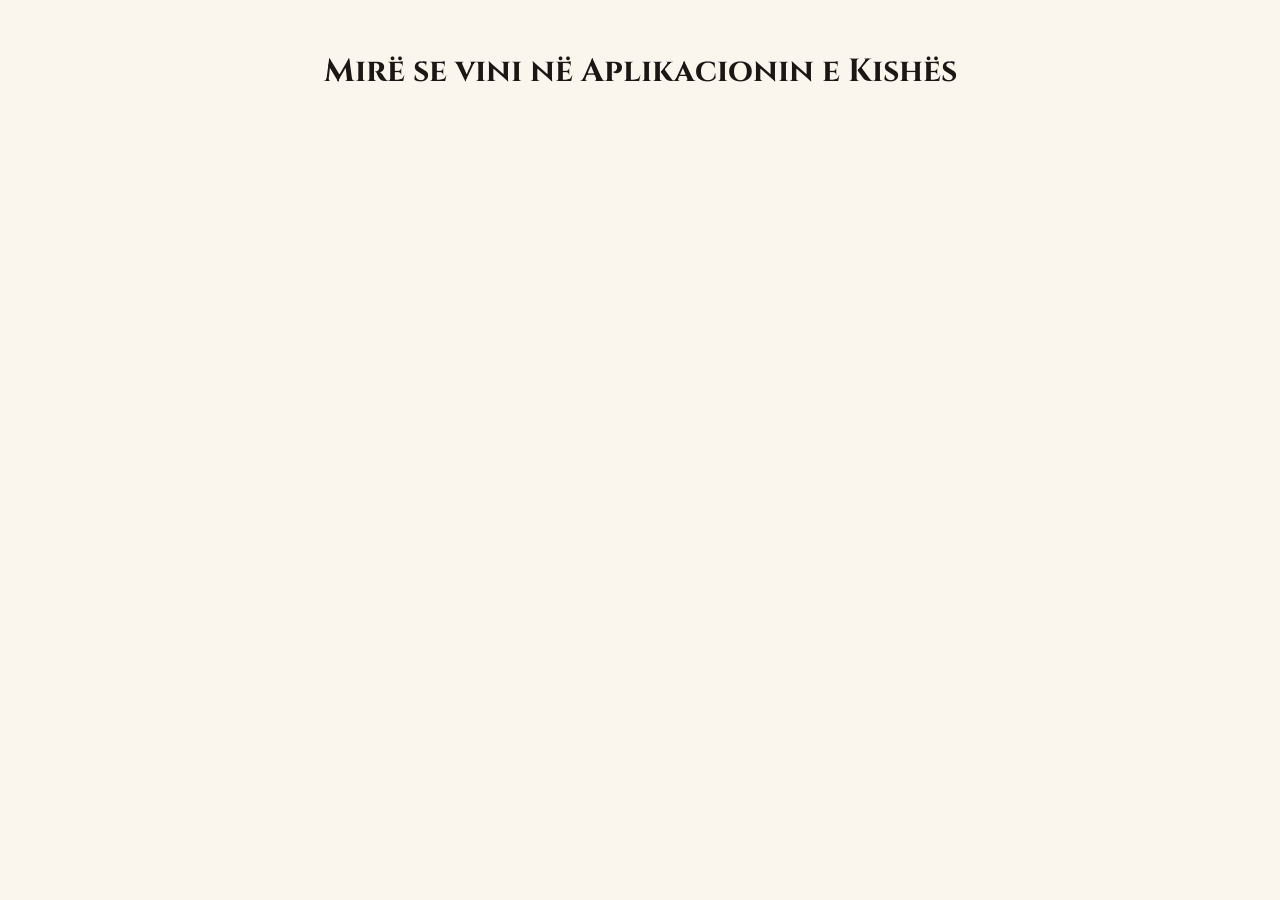
<file: App/index.html>
<!DOCTYPE html>
<html lang="sq" data-device="desktop">
<head>
<meta charset="UTF-8">
<meta name="viewport" content="width=device-width, initial-scale=1, viewport-fit=cover">
<meta name="theme-color" content="#1A1F3C">
<meta name="description" content="Aplikacioni Zyrtar i Kishës Orthodhokse Profeti Ilia në Korçë.">
<link rel="icon" href="../Assets/logo.png" type="image/png">

<!-- ✅ PWA Manifest Link -->
<link rel="manifest" href="./manifest.json">

<title>Aplikacioni – Kisha "Profeti Ilia"</title>

<!-- Device detection -->
<script>
(function () {
  var ua = navigator.userAgent || "";
  var mobile =
    (navigator.userAgentData && navigator.userAgentData.mobile) ||
    /Android|iPhone|iPad|iPod|Mobile|Windows Phone/i.test(ua) ||
    (navigator.platform === "MacIntel" && navigator.maxTouchPoints > 1);
  document.documentElement.setAttribute("data-device", mobile ? "mobile" : "desktop");
})();
</script>

<link rel="preconnect" href="https://fonts.googleapis.com">
<link rel="preconnect" href="https://fonts.gstatic.com" crossorigin>
<link href="https://fonts.googleapis.com/css2?family=Cinzel:wght@400;600;700;900&family=EB+Garamond:ital,wght@0,400;0,500;1,400&family=Noto+Sans:wght@300;400;500;600&display=swap" rel="stylesheet">

<!-- Assuming your app has its own CSS, adjust these paths if necessary -->
<link rel="stylesheet" href="../Website/css/style.css">
<link rel="stylesheet" href="../Website/css/mobile.css">

</head>
<body>

<!-- YOUR APP CONTENT GOES HERE -->
<div id="app-content">
  <h1 style="text-align:center; padding: 50px; font-family: 'Cinzel', serif;">Mirë se vini në Aplikacionin e Kishës</h1>
  <!-- Add your actual app screens/content here -->
</div>

<!-- ✅ INSTALL APP SECTION (Mobile Only) -->
<div id="install-app-section" class="app-only" style="display: none; padding: 20px; text-align: center; margin-top: 40px; border-top: 1px solid #ccc;">
  <h3 style="font-family: 'Cinzel', serif; color: #1A1F3C;">Kisha në celularin tuaj</h3>
  <p style="font-family: 'Noto Sans', sans-serif; font-size: 14px;">Instalojeni faqen si aplikacion, për hyrje të shpejtë dhe të qetë.</p>
  
  <!-- Android / Desktop Button -->
  <button id="installBtn" style="padding: 14px 28px; background: #1A1F3C; color: #fff; border: none; border-radius: 4px; font-family: 'Noto Sans', sans-serif; font-weight: bold; cursor: pointer; font-size: 16px; margin-top: 10px;">
    Instalo Aplikacionin
  </button>

  <!-- iPhone Instructions -->
  <div class="ios-instructions" style="margin-top: 20px; font-size: 14px; color: #555; text-align: left; background: #f9f9f9; padding: 15px; border-radius: 8px; max-width: 400px; margin-left: auto; margin-right: auto;">
    <p style="margin-top: 0;"><strong>Si ta instaloni në iPhone:</strong></p>
    <ol style="margin-left: 20px; margin-bottom: 0; line-height: 1.6;">
      <li>Prekni ikonën <strong>Share / Shpërndaje</strong> (□↑).</li>
      <li>Zgjidhni <strong>Add to Home Screen</strong> (Shto në Ekranin Bazë).</li>
      <li>Prekni <strong>Add</strong>. Ikona do të shfaqet në ekran.</li>
    </ol>
  </div>
</div>

<!-- ✅ PWA INSTALL & SERVICE WORKER SCRIPT -->
<script>
  // 1. Register Service Worker
  if ('serviceWorker' in navigator) {
    window.addEventListener('load', () => {
      navigator.serviceWorker.register('./sw.js')
        .then(reg => console.log('Service Worker registered successfully', reg))
        .catch(err => console.log('Service Worker registration failed:', err));
    });
  }

  // 2. Handle Install Prompt (Android / Desktop)
  let deferredPrompt;
  const installSection = document.getElementById('install-app-section');
  const installBtn = document.getElementById('installBtn');

  window.addEventListener('beforeinstallprompt', (e) => {
    // Prevent the default browser mini-infobar
    e.preventDefault();
    // Stash the event so it can be triggered later
    deferredPrompt = e;
    // Show our custom install section
    if (installSection) installSection.style.display = 'block';
  });

  if (installBtn) {
    installBtn.addEventListener('click', async () => {
      if (deferredPrompt) {
        // Show the install prompt
        deferredPrompt.prompt();
        // Wait for the user to respond
        const { outcome } = await deferredPrompt.userChoice;
        console.log(`User response to the install prompt: ${outcome}`);
        // We've used the prompt, and can't use it again
        deferredPrompt = null;
        // Hide the section after use
        if (installSection) installSection.style.display = 'none';
      }
    });
  }

  // Hide install section if app is already installed
  window.addEventListener('appinstalled', () => {
    if (installSection) installSection.style.display = 'none';
    deferredPrompt = null;
    console.log('PWA was installed');
  });
</script>

</body>
</html>
</file>
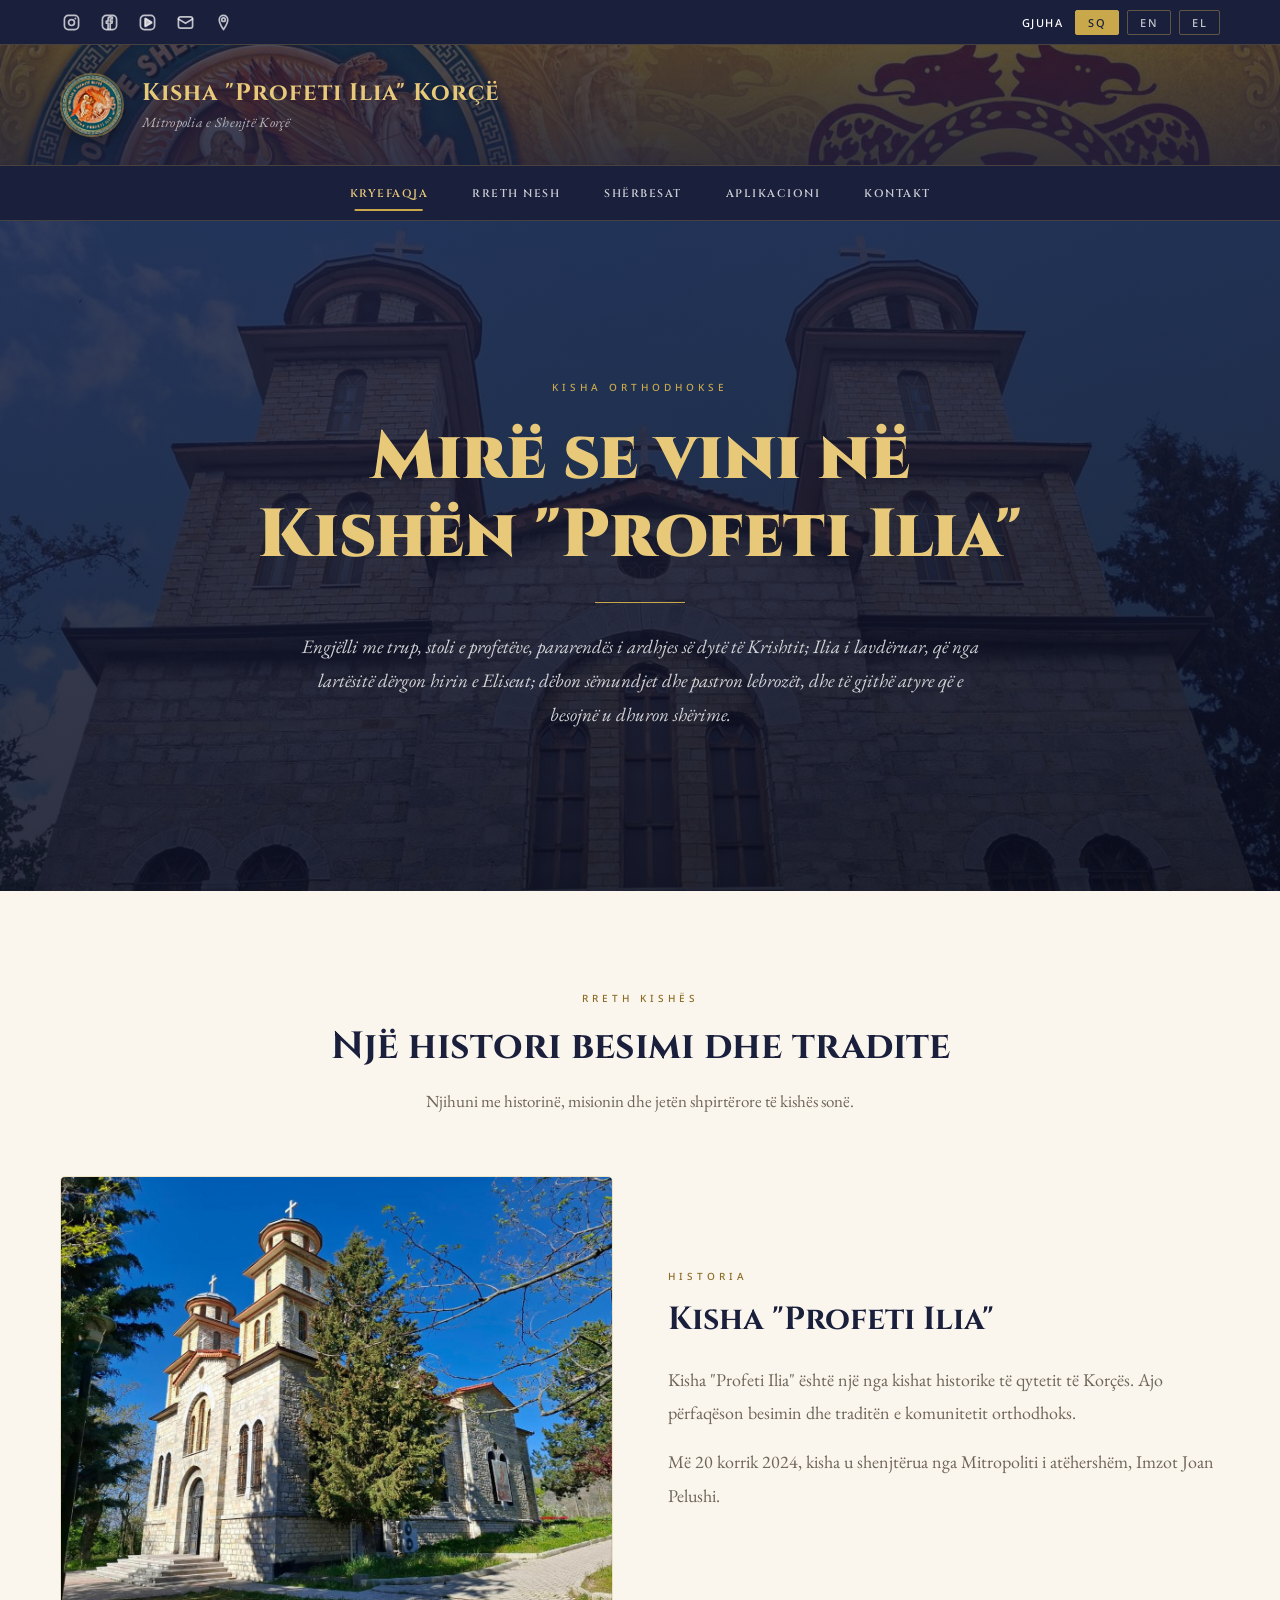
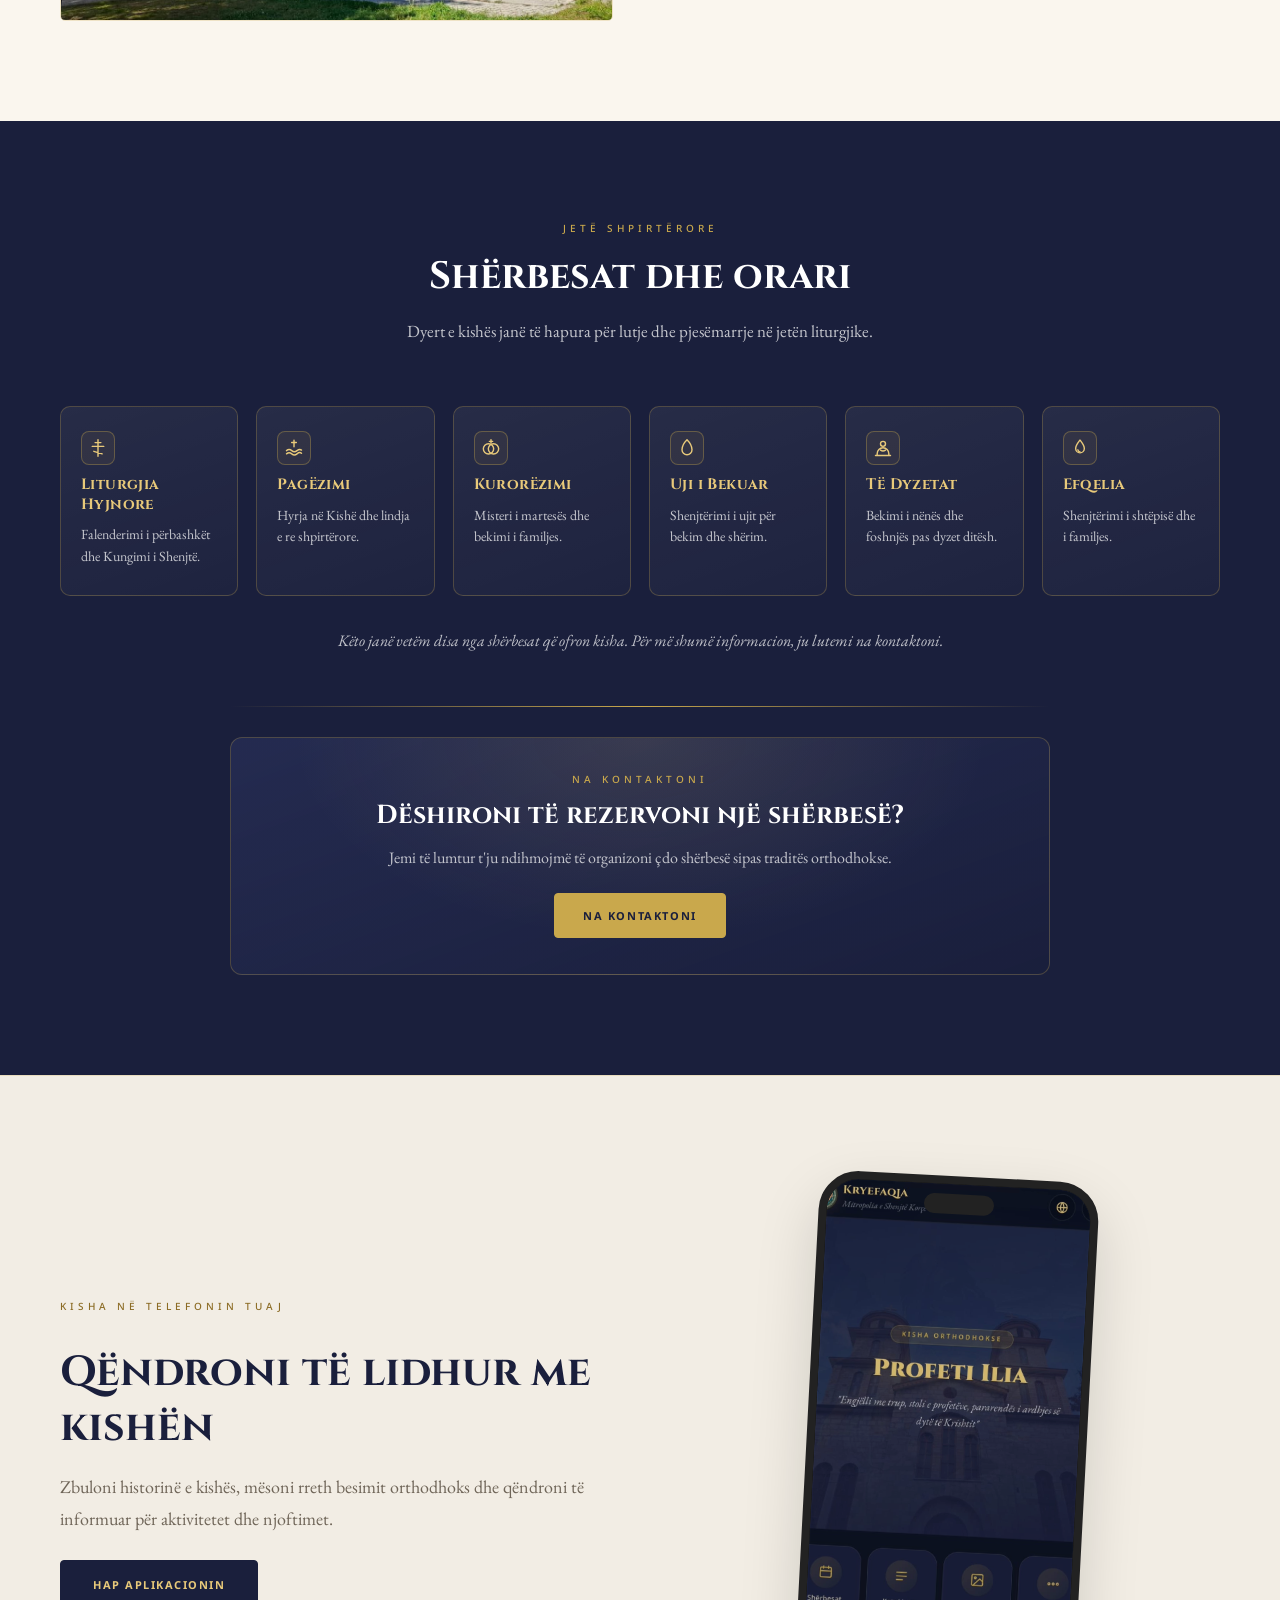
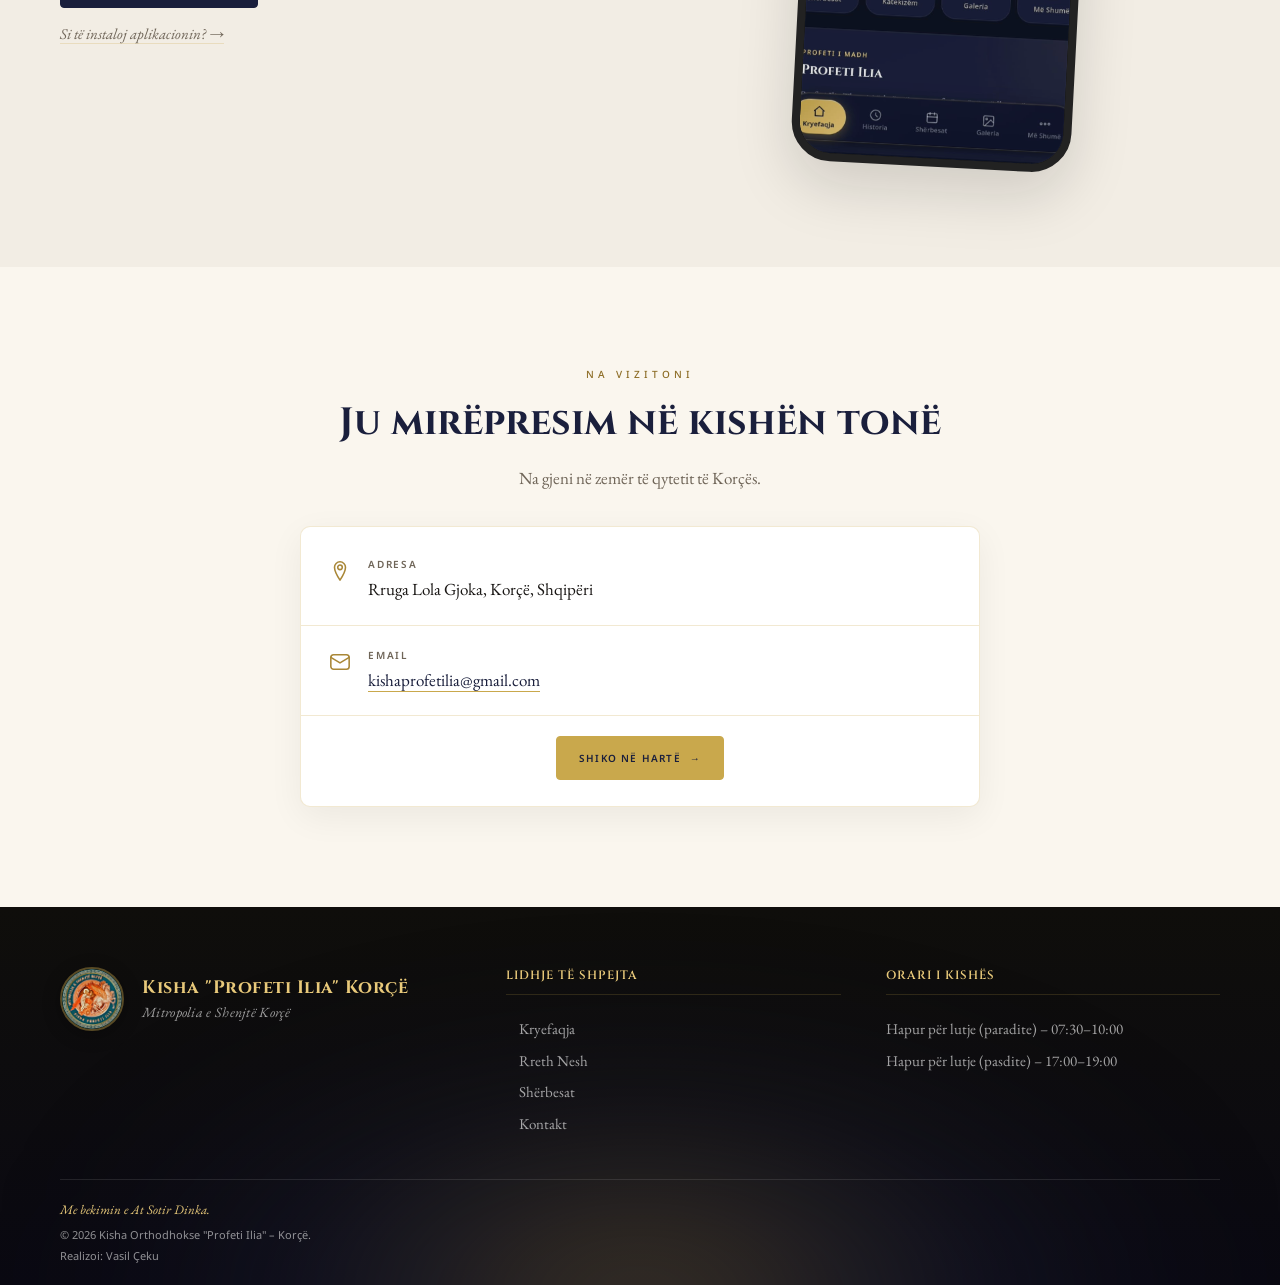
<file: Website/index.html>
<!DOCTYPE html>
<html lang="sq" data-device="desktop">
<head>
<meta charset="UTF-8">
<meta name="viewport" content="width=device-width, initial-scale=1, viewport-fit=cover">
<meta name="theme-color" content="#1A1F3C">
<meta name="description" content="Faqja zyrtare e Kishës Orthodhokse Profeti Ilia në Korçë.">
<link rel="icon" href="/Assets/logo.png" type="image/png">
<link rel="manifest" href="/App/manifest.json">

<script>
  if ('serviceWorker' in navigator) {
    window.addEventListener('load', () => {
      navigator.serviceWorker.register('./sw.js')
        .then(reg => console.log('SW registered!', reg))
        .catch(err => console.log('SW registration failed!', err));
    });
  }
</script>
     
<title>Kisha "Profeti Ilia" – Korçë</title>

<!-- Device detection runs before first paint. The church app is mobile-only,
     so every .app-only element is hidden on desktop (see style.css). -->
<script>
(function () {
  var ua = navigator.userAgent || "";
  var mobile =
    (navigator.userAgentData && navigator.userAgentData.mobile) ||
    /Android|iPhone|iPad|iPod|Mobile|Windows Phone/i.test(ua) ||
    (navigator.platform === "MacIntel" && navigator.maxTouchPoints > 1);
  document.documentElement.setAttribute("data-device", mobile ? "mobile" : "desktop");
})();
</script>

<link rel="preconnect" href="https://fonts.googleapis.com">
<link rel="preconnect" href="https://fonts.gstatic.com" crossorigin>
<link href="https://fonts.googleapis.com/css2?family=Cinzel:wght@400;600;700;900&family=EB+Garamond:ital,wght@0,400;0,500;1,400&family=Noto+Sans:wght@300;400;500;600&display=swap" rel="stylesheet">
<link rel="preload" as="image" href="/Assets/kisha_main1.jpg">

<link rel="stylesheet" href="css/style.css">
<link rel="stylesheet" href="css/mobile.css">
</head>

<body>

<!-- TOP BAR -->
<div class="topbar">
  <div class="container topbar-inner">
    <div class="socials" aria-label="Kontakt dhe rrjete sociale">
      <a href="https://www.instagram.com/kisha.profet.ilia_korce" target="_blank" rel="noopener" aria-label="Instagram" title="Instagram"><svg width="17" height="17" viewBox="0 0 24 24" fill="none" aria-hidden="true"><rect x="2" y="2" width="20" height="20" rx="5.5" stroke="currentColor" stroke-width="2.4"/><circle cx="12" cy="12" r="4.2" stroke="currentColor" stroke-width="2.4"/><circle cx="17.5" cy="6.5" r="1.4" fill="currentColor"/></svg></a>
      <a href="https://www.facebook.com/KishaProfetiIliaKorce" target="_blank" rel="noopener" aria-label="Facebook" title="Facebook"><svg width="17" height="17" viewBox="0 0 24 24" fill="none" aria-hidden="true"><rect x="2" y="2" width="20" height="20" rx="5.5" stroke="currentColor" stroke-width="2.4"/><path d="M13 21V13h2.5l.5-3H13V8.5c0-.8.4-1.5 1.5-1.5H16V4.5S15 4 13.5 4C11 4 10 5.5 10 7.5V10H7.5v3H10v8" stroke="currentColor" stroke-width="2.4" stroke-linecap="round" stroke-linejoin="round"/></svg></a>
      <a href="https://youtube.com/@kishaprofetiliakorce" target="_blank" rel="noopener" aria-label="YouTube" title="YouTube"><svg width="17" height="17" viewBox="0 0 24 24" fill="none" aria-hidden="true"><rect x="2" y="2" width="20" height="20" rx="5.5" stroke="currentColor" stroke-width="2.4"/><path d="M17.5 11.2L9.5 6.5c-.3-.2-.7-.1-.9.2-.1.2-.1.3-.1.5v9.6c0 .4.3.7.7.7.1 0 .3 0 .4-.1l8-4.7c.2-.1.3-.3.3-.5s0-.3-.1-.4c-.1-.3-.2-.5-.3-.6z" stroke="currentColor" stroke-width="2.4" stroke-linecap="round" stroke-linejoin="round" fill="currentColor"/></svg></a>
      <a href="mailto:kishaprofetilia@gmail.com" aria-label="Email" title="Email"><svg width="17" height="17" viewBox="0 0 24 24" fill="none" aria-hidden="true"><rect x="2" y="4" width="20" height="16" rx="3" stroke="currentColor" stroke-width="2.4"/><path d="M2 7L12 13L22 7" stroke="currentColor" stroke-width="2.4" stroke-linecap="round"/></svg></a>
      <a href="https://maps.app.goo.gl/imSxKzHyRxWEduUb6" target="_blank" rel="noopener" aria-label="Vendndodhja" title="Vendndodhja"><svg width="17" height="17" viewBox="0 0 24 24" fill="none" aria-hidden="true"><path d="M12 2C8.7 2 6 4.7 6 8c0 5 6 14 6 14s6-9 6-14c0-3.3-2.7-6-6-6z" stroke="currentColor" stroke-width="2.4" stroke-linecap="round" stroke-linejoin="round"/><circle cx="12" cy="8" r="2.5" stroke="currentColor" stroke-width="2.4"/></svg></a>
    </div>

    <div class="languages" role="group" aria-label="Gjuha / Language">
      <span class="language-label" data-t="langLabel">Gjuha</span>
      <button type="button" class="active" data-lang="sq" aria-pressed="true">SQ</button>
      <button type="button" data-lang="en" aria-pressed="false">EN</button>
      <button type="button" data-lang="el" aria-pressed="false">EL</button>
    </div>
  </div>
</div>

<!-- HEADER -->
<header>
  <div class="container header-inner">
    <a href="#home" class="identity">
      <img src="/Assets/logo.png" class="logo" alt="Logo" width="64" height="64">
      <div>
        <h1 class="identity-name" data-t="church">Kisha "Profeti Ilia" Korçë</h1>
        <p class="identity-sub" data-t="metropolis">Mitropolia e Shenjtë Korçë</p>
      </div>
    </a>
  </div>
</header>

<!-- NAVIGATION -->
<nav aria-label="Navigimi kryesor">
  <div class="container nav-inner">
    <div class="nav-links" id="navLinks">
      <a href="#home" class="active" aria-current="true" data-t="home">Kryefaqja</a>
      <a href="#about" data-t="about">Rreth Nesh</a>
      <a href="#services" data-t="services">Shërbesat</a>
      <a href="#app" data-t="appButton">Aplikacioni</a> 
      <a href="#contact" data-t="contact">Kontakt</a>
    </div>
  </div>
</nav>

<main id="main">

<!-- HERO -->
<section class="hero" id="home">
  <div class="hero-slides" id="heroSlides"></div>
  <div class="hero-overlay"></div>

  <div class="hero-content">
    <p class="eyebrow" data-t="eyebrow">KISHA ORTHODHOKSE</p>

    <h2>
      <span data-t="welcome">Mirë se vini në</span>
      <span data-t="prophet">Kishën "Profeti Ilia"</span>
    </h2>

    <div class="hero-divider"></div>

    <p class="hero-subtitle" data-t="quote">Engjëlli me trup, stoli e profetëve, pararendës i ardhjes së dytë të Krishtit; Ilia i lavdëruar, që nga lartësitë dërgon hirin e Eliseut; dëbon sëmundjet dhe pastron lebrozët, dhe të gjithë atyre që e besojnë u dhuron shërime.</p>
  </div>
</section>

<!-- ABOUT -->
<section class="content-section" id="about">
  <div class="container">

    <div class="section-heading">
      <p class="eyebrow" data-t="aboutEyebrow">RRETH KISHËS</p>
      <h2 data-t="aboutTitle">Një histori besimi dhe tradite</h2>
      <p data-t="aboutIntro">Njihuni me historinë, misionin dhe jetën shpirtërore të kishës sonë.</p>
    </div>

    <div class="about-grid">
      <div class="about-image">
        <img src="/Assets/kisha_main2.jpg" alt="Kisha Orthodhokse Profeti Ilia në Korçë" loading="lazy" decoding="async">
      </div>

      <div class="about-text">
        <p class="eyebrow" data-t="historyEyebrow">HISTORIA</p>
        <h2 data-t="historyTitle">Kisha "Profeti Ilia"</h2>
        <p data-t="historyText">Kisha "Profeti Ilia" është një nga kishat historike të qytetit të Korçës. Ajo përfaqëson besimin dhe traditën e komunitetit orthodhoks.</p>
        <p data-t="historyExtra">Më 20 korrik 2024, kisha u shenjtërua nga Mitropoliti i atëhershëm, Imzot Joan Pelushi.</p>
        <a href="/App/index.html" class="text-link app-only" data-t="historyLink">ZBULO MË SHUMË →</a>
      </div>
    </div>

  </div>
</section>

<!-- SERVICES -->
<section class="content-section services-section" id="services">
  <div class="container">

    <div class="section-heading">
      <p class="eyebrow" data-t="servicesEyebrow">JETË SHPIRTËRORE</p>
      <h2 data-t="servicesTitle">Shërbesat dhe orari</h2>
      <p data-t="servicesIntro">Dyert e kishës janë të hapura për lutje dhe pjesëmarrje në jetën liturgjike.</p>
    </div>

    <!-- Horizontal card strip: fades/slides in on scroll -->
    <div class="service-strip" id="serviceStrip">
      <article class="service-tile reveal" data-delay="0">
        <div class="service-tile-icon" aria-hidden="true">
          <svg width="20" height="20" viewBox="0 0 24 24" fill="none" stroke="currentColor" stroke-width="1.7" stroke-linecap="round" stroke-linejoin="round"><path d="M12 2v20M8.5 5.5h7M5 10h14M7 16l10 3"/></svg>
        </div>
        <h3 data-t="svc_liturgy_title">Liturgjia Hyjnore</h3>
        <p data-t="svc_liturgy_desc">Falenderimi i përbashkët dhe Kungimi i Shenjtë.</p>
      </article>

      <article class="service-tile reveal" data-delay="80">
        <div class="service-tile-icon" aria-hidden="true">
          <svg width="20" height="20" viewBox="0 0 24 24" fill="none" stroke="currentColor" stroke-width="1.7" stroke-linecap="round" stroke-linejoin="round"><path d="M12 2.5v8M9.2 5.4h5.6"/><path d="M3 15.2c2.1-1.7 4.2-1.7 6.3 0s4.2 1.7 6.3 0 4.2-1.7 5.4-.7"/><path d="M3 19c2.1-1.7 4.2-1.7 6.3 0s4.2 1.7 6.3 0 4.2-1.7 5.4-.7"/></svg>
        </div>
        <h3 data-t="svc_baptism_title">Pagëzimi</h3>
        <p data-t="svc_baptism_desc">Hyrja në Kishë dhe lindja e re shpirtërore.</p>
      </article>

      <article class="service-tile reveal" data-delay="160">
        <div class="service-tile-icon" aria-hidden="true">
          <svg width="20" height="20" viewBox="0 0 24 24" fill="none" stroke="currentColor" stroke-width="1.7" stroke-linecap="round" stroke-linejoin="round"><circle cx="9" cy="13" r="6.2"/><circle cx="15" cy="13" r="6.2"/><path d="M12 2v4M10 4h4"/></svg>
        </div>
        <h3 data-t="svc_marriage_title">Kurorëzimi</h3>
        <p data-t="svc_marriage_desc">Misteri i martesës dhe bekimi i familjes.</p>
      </article>

      <article class="service-tile reveal" data-delay="240">
        <div class="service-tile-icon" aria-hidden="true">
          <svg width="20" height="20" viewBox="0 0 24 24" fill="none" stroke="currentColor" stroke-width="1.7" stroke-linecap="round" stroke-linejoin="round"><path d="M12 2C8 6 6 10 6 14a6 6 0 0012 0c0-4-2-8-6-12z"/></svg>
        </div>
        <h3 data-t="svc_holy_water_title">Uji i Bekuar</h3>
        <p data-t="svc_holy_water_desc">Shenjtërimi i ujit për bekim dhe shërim.</p>
      </article>

      <article class="service-tile reveal" data-delay="320">
        <div class="service-tile-icon" aria-hidden="true">
          <svg width="20" height="20" viewBox="0 0 24 24" fill="none" stroke="currentColor" stroke-width="1.7" stroke-linecap="round" stroke-linejoin="round"><circle cx="12" cy="7" r="3"/><path d="M5 21v-2.2a7 7 0 0 1 14 0V21M3 21h18"/><path d="M9 14.5c1.8 1.2 4.2 1.2 6 0"/></svg>
        </div>
        <h3 data-t="svc_forty_title">Të Dyzetat</h3>
        <p data-t="svc_forty_desc">Bekimi i nënës dhe foshnjës pas dyzet ditësh.</p>
      </article>

      <article class="service-tile reveal" data-delay="400">
        <div class="service-tile-icon" aria-hidden="true">
          <svg width="20" height="20" viewBox="0 0 24 24" fill="none" stroke="currentColor" stroke-width="1.7" stroke-linecap="round" stroke-linejoin="round"><path d="M12 2.5c-2.8 3.6-5.2 6.4-5.2 10.1a5.2 5.2 0 0 0 10.4 0c0-3.7-2.4-6.5-5.2-10.1z"/><path d="M9.4 14.2c.3 1.4 1.2 2.2 2.6 2.5"/></svg>
        </div>
        <h3 data-t="svc_efqelia_title">Efqelia</h3>
        <p data-t="svc_efqelia_desc">Shenjtërimi i shtëpisë dhe i familjes.</p>
      </article>
    </div>

    <p class="service-more-note reveal" data-t="serviceMoreNote">
      Këto janë vetëm disa nga shërbesat që ofron kisha. Për më shumë informacion, ju lutemi na kontaktoni.
    </p>

    <!-- "Na kontaktoni" CTA block with drawing line + fade + glow -->
    <div class="services-cta reveal" id="servicesCta">
      <div class="services-cta-line" aria-hidden="true"></div>
      <div class="services-cta-inner">
        <p class="eyebrow" data-t="servicesCtaEyebrow">NA KONTAKTONI</p>
        <h3 data-t="servicesCtaTitle">Dëshironi të rezervoni një shërbesë?</h3>
        <p data-t="servicesCtaText">Jemi të lumtur t'ju ndihmojmë të organizoni çdo shërbesë sipas traditës orthodhokse.</p>
        <a href="#contact" class="services-cta-btn" data-t="servicesCtaBtn">
          NA KONTAKTONI <span aria-hidden="true">→</span>
        </a>
      </div>
    </div>

  </div>
</section>

<!-- CHURCH APP (mobile only) -->
<section class="app-section app-only">
  <div class="container">
    <div class="app-panel">

      <div>
        <p class="eyebrow" data-t="appEyebrow">KISHA NË TELEFONIN TUAJ</p>
        <h2 data-t="appTitle">Qëndroni të lidhur me kishën</h2>
        <p class="app-text" data-t="appText">Zbuloni historinë e kishës, mësoni rreth besimit orthodhoks dhe qëndroni të informuar për aktivitetet dhe njoftimet.</p>

        <div class="app-features">
          <div class="app-feature"><span aria-hidden="true">✦</span><span data-t="feature1">Katekizëm</span></div>
          <div class="app-feature"><span aria-hidden="true">✦</span><span data-t="feature2">Galeria</span></div>
          <div class="app-feature"><span aria-hidden="true">✦</span><span data-t="feature3">Njoftimet</span></div>
          <div class="app-feature"><span aria-hidden="true">✦</span><span data-t="feature4">Kalendari</span></div>
        </div>

        <a href="/App/index.html" class="app-link">
          <span data-t="openApp">HAP APLIKACIONIN</span>
          <span aria-hidden="true">→</span>
        </a>
      </div>

      <div class="app-visual" aria-hidden="true">✝</div>

    </div>
  </div>
</section>

<!-- APP SECTION (Desktop & Mobile) -->
<section class="content-section app-showcase-section" id="app">
  <div class="container">
    <div class="app-showcase-grid" style="display: grid; grid-template-columns: 1fr 1fr; gap: 60px; align-items: center;">
      
      <!-- Text Side -->
      <div class="app-showcase-text" style="display: flex; flex-direction: column; align-items: flex-start; gap: 16px;">
        <p class="eyebrow" data-t="appEyebrow" style="color: var(--gold-dark); font-family: var(--sans); font-size: 10px; letter-spacing: 4px; text-transform: uppercase;">KISHA NË TELEFONIN TUAJ</p>
        
        <h2 data-t="appTitle" style="font: 700 clamp(28px, 4vw, 42px)/1.3 var(--display); color: var(--blue); margin: 0;">Qëndroni të lidhur me kishën</h2>
        
        <p data-t="appText" style="font-size: 18px; line-height: 1.75; color: var(--muted); margin: 0;">Zbuloni historinë e kishës, mësoni rreth besimit orthodhoks dhe qëndroni të informuar për aktivitetet dhe njoftimet.</p>
        
        <div class="app-showcase-actions" style="display: flex; flex-direction: column; align-items: flex-start; gap: 16px; margin-top: 10px;">
          <a href="./App/index.html" class="app-download-btn" data-t="openApp" style="display: inline-flex; align-items: center; justify-content: center; min-height: 48px; padding: 14px 32px; background: var(--blue); color: var(--gold-light); border: 1px solid var(--blue); border-radius: 4px; font: 700 11px var(--sans); letter-spacing: 1.5px; text-transform: uppercase; text-decoration: none;">HAP APLIKACIONIN</a>
          
          <a href="#" class="app-tutorial-link" target="_blank" data-t="appTutorial" style="color: var(--muted); font: italic 15px var(--serif); text-decoration: none; border-bottom: 1px solid var(--border);">Si të instaloj aplikacionin? →</a>
        </div>
      </div>

      <!-- Mockup/Image Side -->
      <div class="app-showcase-visual" style="display: flex; justify-content: center;">
        <div class="phone-mockup" style="position: relative; width: 100%; max-width: 280px; aspect-ratio: 9 / 19; background: #111; border: 8px solid #222; border-radius: 40px; box-shadow: 0 24px 60px rgba(15, 14, 11, .15), inset 0 0 0 1px rgba(255,255,255,.1); overflow: hidden;">
          <div class="phone-notch" style="position: absolute; top: 10px; left: 50%; transform: translateX(-50%); width: 70px; height: 20px; background: #222; border-radius: 20px; z-index: 2;"></div>
          
          <!-- Using object-fit: cover forces the massive image to fit inside the phone frame -->
          <img src="/Assets/app-mockup.jpg" alt="Aplikacioni i Kishës" loading="lazy" style="width: 100%; height: 100%; object-fit: cover; border-radius: 32px; opacity: .9;">
        </div>
      </div>

    </div>
  </div>
</section>


<!-- CONTACT -->
<section class="content-section contact-section" id="contact">
  <div class="container">
    <div class="section-heading">
      <p class="eyebrow" data-t="contactEyebrow">NA VIZITONI</p>
      <h2 data-t="contactTitle">Ju mirëpresim në kishën tonë</h2>
      <p data-t="contactIntro">Na gjeni në zemër të qytetit të Korçës.</p>
    </div>

    <div class="contact-card">
      <div class="contact-row">
        <svg class="contact-icon" viewBox="0 0 24 24" fill="none" aria-hidden="true"><path d="M12 2C8.7 2 6 4.7 6 8c0 5 6 14 6 14s6-9 6-14c0-3.3-2.7-6-6-6Z" stroke="currentColor" stroke-width="1.7" stroke-linecap="round" stroke-linejoin="round"/><circle cx="12" cy="8" r="2.5" stroke="currentColor" stroke-width="1.7"/></svg>
        <div>
          <p class="contact-label" data-t="addressLabel">ADRESA</p>
          <p class="contact-value" data-t="address">Rruga Lola Gjoka, Korçë, Shqipëri</p>
        </div>
      </div>

      <div class="contact-row">
        <svg class="contact-icon" viewBox="0 0 24 24" fill="none" aria-hidden="true"><rect x="2" y="4" width="20" height="16" rx="3" stroke="currentColor" stroke-width="1.7"/><path d="M2 7l10 6 10-6" stroke="currentColor" stroke-width="1.7" stroke-linecap="round"/></svg>
        <div>
          <p class="contact-label" data-t="emailLabel">EMAIL</p>
          <p class="contact-value"><a href="mailto:kishaprofetilia@gmail.com">kishaprofetilia@gmail.com</a></p>
        </div>
      </div>

      <a href="https://maps.app.goo.gl/imSxKzHyRxWEduUb6" target="_blank" rel="noopener" class="app-link contact-map">
        <span data-t="directions">SHIKO NË HARTË</span><span aria-hidden="true">→</span>
      </a>
    </div>
  </div>
</section>

</main>

<!-- FOOTER -->
<footer>
  <div class="container">

    <div class="footer-inner">
      <div class="footer-brand">
        <a href="#home" class="identity">
          <img src="/Assets/logo.png" class="logo" alt="Logo" width="64" height="64" loading="lazy">
          <div>
            <span class="identity-name" data-t="church">Kisha "Profeti Ilia" Korçë</span>
            <p class="identity-sub" data-t="metropolis">Mitropolia e Shenjtë Korçë</p>
          </div>
        </a>
      </div>

      <div class="footer-col">
        <h5 data-t="quickLinks">Lidhje të Shpejta</h5>
        <ul class="footer-links">
          <li><a href="#home" data-t="home">Kryefaqja</a></li>
          <li><a href="#about" data-t="about">Rreth Nesh</a></li>
          <li><a href="#services" data-t="services">Shërbesat</a></li>
          <li><a href="#contact" data-t="contact">Kontakt</a></li>
          <li class="app-only"><a href="/App/index.html" data-t="appButton">Aplikacioni</a></li>
        </ul>
      </div>

      <div class="footer-col">
        <h5 data-t="footerHoursTitle">Orari i Kishës</h5>
        <ul class="footer-links">
          <li><span data-t="footerHours1">Hapur për lutje (paradite) – 07:30–10:00</span></li>
          <li><span data-t="footerHours2">Hapur për lutje (pasdite) – 17:00–19:00</span></li>
        </ul>

        <!-- App card, nested under the hours column -->
        <div class="footer-app-card app-only">
          <div class="footer-app-icon">
            <img src="/Assets/logo.png" alt="Logo e Kishës Profeti Ilia" width="32" height="32" loading="lazy">
          </div>
          <div class="footer-app-copy">
            <span data-t="footerAppText">Instaloni aplikacionin e kishës.</span>
          </div>
          <a class="footer-app-button" href="/App/index.html" data-t="appBannerAction">Hap</a>
        </div>
      </div>
    </div>

    <div class="footer-bottom">
      <p class="footer-blessing">Me bekimin e At Sotir Dinka.</p>
      <p>© 2026 Kisha Orthodhokse "Profeti Ilia" – Korçë.</p>
      <p>Realizoi: Vasil Çeku</p>
    </div>

  </div>
</footer>

<!-- FLOATING APP BANNER (mobile only) -->
<div class="app-floating-banner app-only" id="appFloatingBanner" role="region" aria-label="Aplikacioni i kishës">
  <button class="app-banner-close" id="appBannerClose" type="button" aria-label="Mbyll njoftimin">×</button>
  <div class="app-banner-icon"><img src="/Assets/logo.png" alt="" width="42" height="42"></div>
  <div class="app-banner-copy">
    <small data-t="appBannerText">Instaloni aplikacionin e kishës.</small>
  </div>
  <a class="app-banner-action" href="/App/index.html" data-t="appBannerAction">Hap</a>
</div>

<button class="back-to-top" id="backToTop" type="button" aria-label="Kthehu lart">
  <svg viewBox="0 0 24 24" fill="none" aria-hidden="true"><path d="M6 15L12 9L18 15" stroke="currentColor" stroke-width="2" stroke-linecap="round" stroke-linejoin="round"/></svg>
</button>

<script src="js/index.js" defer></script>

</body>
</html>
</file>
<file: Website/css/style.css>
/* ==========================================================================
   Kisha "Profeti Ilia" — base + desktop styles
   Responsive rules live in mobile.css (loaded after this file).
   ========================================================================== */

:root {
  --gold: #C9A84C;
  --gold-light: #E8C97A;
  --gold-dark: #8C6C25;
  --gold-pale: #FBF6E9;
  --blue: #1A1F3C;
  --blue-light: #2D3561;
  --dark: #0F0E0B;
  --paper: #FAF6EE;
  --cream: #F2EDE4;
  --text: #1A1715;
  --muted: #6F6558;
  --border: rgba(201, 168, 76, .25);
  --serif: 'EB Garamond', Georgia, serif;
  --display: 'Cinzel', serif;
  --sans: 'Noto Sans', sans-serif;
  --nav-h: 54px;
  color-scheme: light;
}

* { box-sizing: border-box; margin: 0; padding: 0; }

html {
  scroll-behavior: smooth;
  -webkit-text-size-adjust: 100%;
}

body {
  min-width: 320px;
  background: var(--paper);
  color: var(--text);
  font-family: var(--serif);
  overflow-x: hidden;
  -webkit-tap-highlight-color: transparent;
}

a { color: inherit; }
a, button { touch-action: manipulation; }
button { font: inherit; }
img { max-width: 100%; display: block; }

section[id] { scroll-margin-top: var(--nav-h); }

:focus-visible { outline: 2px solid var(--gold-light); outline-offset: 3px; }
.content-section :focus-visible { outline-color: var(--gold-dark); }

.container {
  width: min(1160px, calc(100% - 48px));
  margin: 0 auto;
}

/* The church app is mobile-only: hidden on desktop (set by the inline script in <head>). */
[data-device="desktop"] .app-only { display: none !important; }

/* ==========================================================================
   TOP BAR
   ========================================================================== */

.topbar {
  background: var(--blue);
  color: #fff;
  border-bottom: 1px solid var(--border);
  padding: 8px 0;
}

.topbar-inner {
  min-height: 28px;
  display: flex;
  align-items: center;
  justify-content: space-between;
  gap: 15px;
}

.socials { display: flex; align-items: center; gap: 16px; }

.socials a {
  width: 22px;
  height: 22px;
  display: flex;
  align-items: center;
  justify-content: center;
  color: rgba(255, 255, 255, .72);
  transition: color .2s, transform .2s;
}

.socials a svg { width: 17px; height: 17px; display: block; }
.socials a:hover { color: var(--gold-light); transform: translateY(-1px); }

.languages { display: flex; align-items: center; gap: 8px; }

.language-label {
  color: #fff;
  font: 500 11px var(--sans);
  letter-spacing: 1.5px;
  text-transform: uppercase;
  margin-right: 4px;
}

.languages button {
  background: none;
  border: 1px solid rgba(201, 168, 76, .4);
  border-radius: 2px;
  color: rgba(255, 255, 255, .75);
  padding: 4px 12px;
  cursor: pointer;
  font: 500 11px var(--sans);
  letter-spacing: 1.5px;
  transition: .2s;
}

.languages button.active,
.languages button:hover {
  background: var(--gold);
  border-color: var(--gold);
  color: var(--blue);
}

/* ==========================================================================
   HEADER
   ========================================================================== */

header {
  position: relative;
  isolation: isolate;
  overflow: hidden;
  background: var(--blue);
}

header::before {
  content: "";
  position: absolute;
  inset: 0;
  z-index: -1;
  background:
    linear-gradient(rgba(26, 31, 60, .72), rgba(26, 31, 60, .88)),
    url("/Assets/banner.jpg") center 30% / cover no-repeat;
}

.header-inner {
  min-height: 120px;
  display: flex;
  align-items: center;
  justify-content: flex-start;
  padding: 20px 0;
}

.identity {
  display: flex;
  align-items: center;
  gap: 18px;
  min-width: 0;
  text-decoration: none;
}

.logo {
  width: 64px;
  height: 64px;
  flex: 0 0 auto;
  border-radius: 50%;
  object-fit: cover;
  border: 2px solid rgba(201, 168, 76, .4);
  box-shadow: 0 4px 18px rgba(0, 0, 0, .3);
}

.identity-name {
  display: block;
  font: 700 24px/1.2 var(--display);
  color: var(--gold-light);
  letter-spacing: 1px;
}

.identity-sub {
  color: rgba(255, 255, 255, .65);
  font-style: italic;
  font-size: 14px;
  margin-top: 6px;
  letter-spacing: .3px;
}

/* ==========================================================================
   NAVIGATION
   ========================================================================== */

nav {
  position: sticky;
  top: 0;
  z-index: 100;
  background: var(--blue);
  border-top: 1px solid var(--border);
  border-bottom: 1px solid var(--border);
}

.nav-inner {
  min-height: var(--nav-h);
  display: flex;
  align-items: center;
  justify-content: center;
}

.nav-links {
  display: flex;
  align-items: center;
  justify-content: center;
  gap: 4px;
}

.nav-links a {
  position: relative;
  padding: 17px 20px;
  color: rgba(255, 255, 255, .78);
  font: 600 11px var(--display);
  letter-spacing: 1.5px;
  text-transform: uppercase;
  text-decoration: none;
  white-space: nowrap;
  transition: color .2s;
}

.nav-links a::after {
  content: "";
  position: absolute;
  left: 50%;
  bottom: 7px;
  width: 0;
  height: 2px;
  background: var(--gold);
  transform: translateX(-50%);
  transition: width .22s ease;
}

.nav-links a:hover,
.nav-links a.active { color: var(--gold-light); }

.nav-links a:hover::after,
.nav-links a.active::after { width: 58%; }

/* ==========================================================================
   HERO
   ========================================================================== */

.hero {
  position: relative;
  min-height: 670px;
  display: flex;
  align-items: center;
  justify-content: center;
  text-align: center;
  overflow: hidden;
  background: var(--blue);
  padding: 90px 24px;
}

.hero-slides,
.hero-overlay { position: absolute; inset: 0; }

.hero-slide {
  position: absolute;
  inset: 0;
  background-position: center;
  background-size: cover;
  opacity: 0;
  transition: opacity 1.5s;
}

.hero-slide.active { opacity: 1; }

.hero-overlay { background: linear-gradient(170deg, rgba(26, 31, 60, .83), rgba(10, 13, 30, .88)); }

.hero-content {
  position: relative;
  z-index: 2;
  max-width: 800px;
  color: #fff;
}

.eyebrow {
  color: var(--gold);
  font: 500 10px/1.5 var(--sans);
  letter-spacing: 4px;
  text-transform: uppercase;
  margin-bottom: 24px;
}

.hero h2 {
  font: 900 clamp(38px, 6vw, 68px)/1.15 var(--display);
  color: #fff;
}

.hero h2 span { display: block; color: var(--gold-light); }

.hero-divider {
  width: 90px;
  height: 1px;
  background: var(--gold);
  margin: 27px auto;
}

.hero-subtitle {
  max-width: 680px;
  margin: auto;
  font: italic 19px/1.8 var(--serif);
  color: rgba(255, 255, 255, .8);
}

/* ==========================================================================
   GENERAL SECTIONS
   ========================================================================== */

section.content-section { padding: 100px 0; }

/* Gold is too light on paper; use the darker tone on light sections. */
.content-section .eyebrow { color: var(--gold-dark); }

.section-heading {
  max-width: 680px;
  margin: 0 auto 60px;
  text-align: center;
}

.section-heading .eyebrow { margin-bottom: 16px; }

.section-heading h2 {
  font: 700 clamp(26px, 4vw, 38px)/1.3 var(--display);
  color: var(--blue);
}

.section-heading p:not(.eyebrow) {
  margin-top: 16px;
  color: var(--muted);
  font-size: 17px;
  line-height: 1.7;
  overflow-wrap: break-word;
}

/* ===== ABOUT ===== */

.about-grid {
  display: grid;
  grid-template-columns: 1fr 1fr;
  gap: 55px;
  align-items: center;
}

.about-image img {
  width: 100%;
  border-radius: 5px;
  border: 1px solid var(--border);
}

.about-text .eyebrow { margin-bottom: 15px; }

.about-text h2 {
  font: 700 32px/1.3 var(--display);
  color: var(--blue);
  margin-bottom: 22px;
}

.about-text p:not(.eyebrow) {
  font-size: 18px;
  line-height: 1.85;
  color: var(--muted);
  margin-bottom: 16px;
  overflow-wrap: break-word;
}

.text-link {
  display: inline-block;
  margin-top: 12px;
  padding-bottom: 5px;
  color: var(--gold-dark);
  font: 600 11px var(--sans);
  letter-spacing: 1px;
  text-decoration: none;
  border-bottom: 1px solid var(--gold);
  transition: .2s;
}

.text-link:hover { color: var(--blue); border-bottom-color: var(--blue); }

/* ===== SERVICES ===== */

.services-section { background: var(--blue); color: #fff; }
.services-section .eyebrow { color: var(--gold); }
.services-section .section-heading h2 { color: #fff; }
.services-section .section-heading p:not(.eyebrow) { color: rgba(255, 255, 255, .74); }

/* ==========================================================================
   SERVICES — horizontal tile strip + CTA reveal
   ========================================================================== */

.service-strip {
  display: grid;
  grid-template-columns: repeat(6, minmax(0, 1fr));
  gap: 18px;
  margin: 0 0 32px;
}

.service-tile {
  position: relative;
  display: flex;
  flex-direction: column;
  align-items: flex-start;
  gap: 10px;
  min-height: 190px;
  padding: 24px 20px 22px;
  background: linear-gradient(160deg, rgba(255, 255, 255, .06), rgba(255, 255, 255, .02));
  border: 1px solid rgba(201, 168, 76, .28);
  border-radius: 10px;
  color: #fff;
  overflow: hidden;
  transition: transform .35s ease, border-color .35s ease, box-shadow .35s ease, background .35s ease;
}

.service-tile::after {
  content: "";
  position: absolute;
  inset: auto -40% -60% -40%;
  height: 160px;
  background: radial-gradient(ellipse at center, rgba(232, 201, 122, .22), transparent 65%);
  opacity: 0;
  transition: opacity .4s ease;
  pointer-events: none;
}

.service-tile-icon {
  width: 34px;
  height: 34px;
  display: flex;
  align-items: center;
  justify-content: center;
  color: var(--gold-light);
  border: 1px solid rgba(201, 168, 76, .35);
  border-radius: 8px;
  background: rgba(201, 168, 76, .08);
}
.service-tile-icon svg { width: 20px; height: 20px; }

.service-tile h3 {
  font: 700 15px/1.3 var(--display);
  letter-spacing: .4px;
  color: var(--gold-light);
  margin: 0;
}

.service-tile p {
  font: 14px/1.55 var(--serif);
  color: rgba(255, 255, 255, .74);
  margin: 0;
}

@media (hover: hover) {
  .service-tile:hover {
    transform: translateY(-6px);
    border-color: var(--gold);
    background: linear-gradient(160deg, rgba(201, 168, 76, .12), rgba(26, 31, 60, .85));
    box-shadow: 0 16px 40px rgba(0, 0, 0, .35), 0 0 0 1px rgba(232, 201, 122, .25);
  }
  .service-tile:hover::after { opacity: 1; }
}

.service-more-note {
  max-width: 720px;
  margin: 0 auto 44px;
  text-align: center;
  color: rgba(255, 255, 255, .72);
  font: italic 16px/1.6 var(--serif);
}

/* CTA block */
.services-cta {
  position: relative;
  max-width: 820px;
  margin: 0 auto;
  padding: 8px 0 0;
  text-align: center;
}

.services-cta-line {
  height: 1px;
  width: 0;
  margin: 0 auto 30px;
  background: linear-gradient(90deg, transparent, var(--gold), transparent);
  transition: width 1.2s ease .1s;
}
.services-cta.revealed .services-cta-line { width: 100%; }

.services-cta-inner {
  padding: 34px 28px 36px;
  border: 1px solid rgba(201, 168, 76, .28);
  border-radius: 12px;
  background:
    radial-gradient(ellipse at center top, rgba(232, 201, 122, .12), transparent 60%),
    linear-gradient(160deg, rgba(45, 53, 97, .55), rgba(26, 31, 60, .9));
  opacity: 0;
  transform: translateY(18px);
  transition: opacity .8s ease .35s, transform .8s cubic-bezier(.2, .8, .2, 1) .35s;
}
.services-cta.revealed .services-cta-inner { opacity: 1; transform: translateY(0); }

.services-cta-inner .eyebrow { margin-bottom: 12px; color: var(--gold); }

.services-cta-inner h3 {
  font: 700 clamp(20px, 2.6vw, 26px)/1.3 var(--display);
  color: #fff;
  margin-bottom: 12px;
}

.services-cta-inner p:not(.eyebrow) {
  color: rgba(255, 255, 255, .72);
  font: 16px/1.65 var(--serif);
  margin: 0 auto 22px;
  max-width: 560px;
}

.services-cta-btn {
  position: relative;
  display: inline-flex;
  align-items: center;
  gap: 8px;
  padding: 14px 28px;
  border: 1px solid var(--gold);
  border-radius: 4px;
  background: var(--gold);
  color: var(--blue);
  font: 700 11px var(--sans);
  letter-spacing: 1.6px;
  text-transform: uppercase;
  text-decoration: none;
  transition: background .25s, transform .25s, box-shadow .25s;
  animation: ctaPulse 2.8s ease-in-out infinite;
}

.services-cta-btn:hover {
  background: var(--gold-light);
  transform: translateY(-2px);
  box-shadow: 0 12px 30px rgba(201, 168, 76, .35);
}

@keyframes ctaPulse {
  0%, 100% { box-shadow: 0 0 0 0 rgba(201, 168, 76, .5); }
  50%      { box-shadow: 0 0 0 10px rgba(201, 168, 76, 0); }
}

/* Scroll reveal utility */
.reveal {
  opacity: 0;
  transform: translateY(16px);
  transition: opacity .7s ease, transform .7s cubic-bezier(.2, .8, .2, 1);
  transition-delay: var(--reveal-delay, 0ms);
}
.reveal.revealed { opacity: 1; transform: translateY(0); }

/* ===== CHURCH APP (mobile only) ===== */

.app-section { padding: 78px 0; background: var(--cream); }

.app-panel {
  display: grid;
  grid-template-columns: 1.25fr .75fr;
  gap: 32px;
  align-items: center;
  padding: 48px;
  color: #fff;
  background: linear-gradient(135deg, var(--blue), var(--blue-light));
  border: 1px solid var(--gold);
  border-radius: 10px;
  box-shadow: 0 16px 44px rgba(26, 31, 60, .12);
}

.app-panel .eyebrow { margin-bottom: 14px; }

.app-panel h2 {
  margin-bottom: 14px;
  color: var(--gold-light);
  font: 700 clamp(24px, 3vw, 35px)/1.3 var(--display);
}

.app-panel .app-text {
  margin-bottom: 20px;
  color: rgba(255, 255, 255, .78);
  font-size: 17px;
  line-height: 1.75;
}

.app-features {
  display: grid;
  grid-template-columns: 1fr 1fr;
  gap: 12px;
  margin: 20px 0 28px;
}

.app-feature {
  display: flex;
  align-items: center;
  gap: 9px;
  color: rgba(255, 255, 255, .85);
  font-size: 15px;
}

.app-feature span:first-child { color: var(--gold-light); }

.app-visual {
  text-align: center;
  color: var(--gold);
  font-size: 110px;
  opacity: .8;
}

/* ===== BUTTONS ===== */

.app-link {
  display: inline-flex;
  align-items: center;
  justify-content: center;
  gap: 9px;
  min-height: 44px;
  padding: 12px 22px;
  background: var(--gold);
  color: var(--blue);
  border: 1px solid var(--gold);
  border-radius: 4px;
  font: 600 10px var(--sans);
  letter-spacing: 1.2px;
  text-transform: uppercase;
  text-decoration: none;
  transition: .25s;
}

.app-link:hover { background: var(--gold-light); }

@media (hover: hover) {
  .app-link:hover { transform: translateY(-2px); }
}

/* ===== CONTACT ===== */

.contact-section { background: var(--paper); }
.contact-section .section-heading { margin-bottom: 34px; }

.contact-card {
  max-width: 680px;
  margin: 0 auto;
  padding: 8px 0;
  background: #fff;
  border: 1px solid var(--border);
  border-radius: 10px;
  box-shadow: 0 10px 35px rgba(15, 14, 11, .06);
  text-align: left;
}

.contact-row {
  display: flex;
  align-items: flex-start;
  gap: 17px;
  padding: 22px 28px;
  border-bottom: 1px solid var(--border);
}

.contact-icon {
  width: 22px;
  height: 22px;
  flex: 0 0 22px;
  margin-top: 3px;
  color: #A98737;
}

.contact-label {
  margin-bottom: 5px;
  color: var(--muted);
  font: 600 10px/1.4 var(--sans);
  letter-spacing: 1.8px;
  text-transform: uppercase;
}

.contact-value {
  color: var(--text);
  font: 17px/1.55 var(--serif);
  overflow-wrap: anywhere;
}

.contact-value a {
  color: var(--blue);
  text-decoration: none;
  border-bottom: 1px solid var(--gold);
  transition: color .2s;
}

.contact-value a:hover { color: var(--gold-dark); }

.contact-map {
  display: flex;
  width: max-content;
  max-width: calc(100% - 36px);
  margin: 20px auto 18px;
}

/* ==========================================================================
   FOOTER
   ========================================================================== */

footer {
  position: relative;
  isolation: isolate;
  overflow: hidden;
  padding: 60px 0 20px;
  background: linear-gradient(180deg, #0F0E0B 0%, #0A0912 100%);
  color: #fff;
}

footer::before {
  content: "";
  position: absolute;
  z-index: -1;
  left: 50%;
  bottom: -250px;
  width: min(1100px, 110vw);
  height: 480px;
  transform: translateX(-50%);
  background: radial-gradient(ellipse at center, rgba(201, 168, 76, .36) 0%, rgba(45, 53, 97, .20) 42%, transparent 72%);
  filter: blur(85px);
  pointer-events: none;
}

.footer-app-card {
  display: flex;
  align-items: center;
  gap: 10px;
  margin-top: 16px;
  padding: 10px 12px;
  border: 1px solid rgba(201, 168, 76, .28);
  border-radius: 8px;
  background: rgba(45, 53, 97, .45);
}

.footer-app-icon {
  width: 32px;
  height: 32px;
  flex: 0 0 32px;
  overflow: hidden;
  border-radius: 8px;
}
.footer-app-icon img { width: 100%; height: 100%; object-fit: cover; }

.footer-app-copy {
  flex: 1;
  min-width: 0;
  color: rgba(255, 255, 255, .78);
  font: 13px/1.4 var(--serif);
}

.footer-app-button {
  flex: 0 0 auto;
  display: inline-flex;
  align-items: center;
  justify-content: center;
  min-height: 32px;
  padding: 6px 12px;
  background: var(--gold);
  color: var(--blue);
  border: 1px solid var(--gold);
  border-radius: 3px;
  font: 700 9px var(--sans);
  letter-spacing: 1px;
  text-transform: uppercase;
  text-decoration: none;
  transition: background .2s;
}
.footer-app-button:hover { background: var(--gold-light); }

.footer-inner {
  display: grid;
  grid-template-columns: 1.2fr 1fr 1fr;
  gap: 45px;
  padding-bottom: 40px;
}

.footer-brand .identity-name { font-size: 18px; letter-spacing: .5px; }
.footer-brand .identity-sub { margin-top: 5px; color: rgba(255, 255, 255, .6); }

.footer-col h5 {
  margin-bottom: 18px;
  padding-bottom: 11px;
  color: var(--gold-light);
  font: 600 12px var(--display);
  letter-spacing: 1px;
  text-transform: uppercase;
  border-bottom: 1px solid rgba(201, 168, 76, .18);
}

.footer-links { list-style: none; }

.footer-links a,
.footer-links span {
  display: block;
  color: rgba(255, 255, 255, .62);
  font-size: 15px;
  line-height: 2.1;
  text-decoration: none;
  transition: color .2s;
}

.footer-links a::before {
  content: "›";
  margin-right: 7px;
  color: var(--gold);
  opacity: 0;
  transition: opacity .2s;
}

.footer-links a:hover { color: var(--gold-light); }
.footer-links a:hover::before { opacity: 1; }

.footer-bottom {
  display: flex;
  flex-direction: column;
  align-items: flex-start;
  gap: 4px;
  padding-top: 20px;
  border-top: 1px solid rgba(255, 255, 255, .1);
  color: rgba(255, 255, 255, .55);
  font: 11px/1.6 var(--sans);
}

.footer-blessing {
  color: var(--gold-light);
  font: italic 13px/1.5 var(--serif);
  margin-bottom: 2px;
}

/* ==========================================================================
   FLOATING APP BANNER (mobile only) + BACK TO TOP
   ========================================================================== */

.app-floating-banner {
  position: fixed;
  z-index: 800;
  left: 50%;
  bottom: 20px;
  width: min(540px, calc(100% - 36px));
  display: flex;
  align-items: center;
  gap: 10px;
  padding: 10px 12px;
  color: #fff;
  background: linear-gradient(120deg, #171d3a, #30385f);
  border: 1px solid rgba(232, 201, 122, .42);
  border-radius: 12px;
  box-shadow: 0 14px 40px rgba(0, 0, 0, .28);
  opacity: 0;
  transform: translate(-50%, 140%);
  animation: appBannerIn .65s cubic-bezier(.2, .8, .2, 1) 1.4s forwards;
}

@keyframes appBannerIn { to { transform: translate(-50%, 0); opacity: 1; } }

.app-floating-banner.is-hidden { display: none; }

.app-banner-icon { width: 42px; height: 42px; flex: 0 0 42px; overflow: hidden; border-radius: 10px; }
.app-banner-icon img { width: 100%; height: 100%; object-fit: cover; }

.app-banner-copy { flex: 1; min-width: 0; }
.app-banner-copy small { color: rgba(255, 255, 255, .82); font: 12.5px/1.35 var(--serif); }

.app-banner-action {
  flex: 0 0 auto;
  padding: 10px 14px;
  background: linear-gradient(135deg, var(--gold), var(--gold-light));
  color: var(--blue);
  border: 1px solid var(--gold);
  border-radius: 4px;
  font: 700 11px var(--sans);
  letter-spacing: .7px;
  text-transform: uppercase;
  text-decoration: none;
  white-space: nowrap;
}

.app-banner-close {
  position: absolute;
  right: -8px;
  top: -9px;
  width: 26px;
  height: 26px;
  border: 1px solid rgba(232, 201, 122, .5);
  border-radius: 50%;
  background: #11162f;
  color: #fff;
  cursor: pointer;
  font: 18px/1 Arial, sans-serif;
}

.back-to-top {
  position: fixed;
  right: 24px;
  bottom: 24px;
  z-index: 790;
  width: 46px;
  height: 46px;
  display: flex;
  align-items: center;
  justify-content: center;
  border: 0;
  border-radius: 50%;
  background: linear-gradient(135deg, var(--gold), var(--gold-light));
  box-shadow: 0 6px 20px rgba(0, 0, 0, .22);
  color: var(--blue);
  cursor: pointer;
  opacity: 0;
  visibility: hidden;
  transform: translateY(12px);
  transition: opacity .25s ease, transform .25s ease, visibility .25s;
}

.back-to-top.show { opacity: 1; visibility: visible; transform: translateY(0); }
.back-to-top svg { width: 21px; height: 21px; }

/* Sit above the banner while it is visible (mobile only). */
[data-device="mobile"] .back-to-top:not(.banner-closed) { bottom: 92px; }


/* ==========================================================================
   NEW APP SHOWCASE SECTION (Desktop & Mobile)
   ========================================================================== */

.app-showcase-section {
  background: var(--cream);
  border-top: 1px solid var(--border);
  overflow: hidden;
}

.app-showcase-grid {
  display: grid;
  grid-template-columns: 1fr 1fr;
  gap: 60px;
  align-items: center;
}

.app-showcase-text .eyebrow {
  color: var(--gold-dark);
  margin-bottom: 16px;
}

.app-showcase-text h2 {
  font: 700 clamp(28px, 4vw, 42px)/1.3 var(--display);
  color: var(--blue);
  margin-bottom: 20px;
}

.app-showcase-text p:not(.eyebrow) {
  font-size: 18px;
  line-height: 1.75;
  color: var(--muted);
  margin-bottom: 32px;
}

.app-showcase-actions {
  display: flex;
  flex-direction: column;
  align-items: flex-start;
  gap: 16px;
}

.app-download-btn {
  display: inline-flex;
  align-items: center;
  justify-content: center;
  min-height: 48px;
  padding: 14px 32px;
  background: var(--blue);
  color: var(--gold-light);
  border: 1px solid var(--blue);
  border-radius: 4px;
  font: 700 11px var(--sans);
  letter-spacing: 1.5px;
  text-transform: uppercase;
  text-decoration: none;
  transition: .25s;
}

.app-download-btn:hover {
  background: var(--gold);
  border-color: var(--gold);
  color: var(--blue);
  transform: translateY(-2px);
  box-shadow: 0 10px 25px rgba(201, 168, 76, .25);
}

.app-tutorial-link {
  color: var(--muted);
  font: italic 15px var(--serif);
  text-decoration: none;
  border-bottom: 1px solid var(--border);
  transition: .2s;
}

.app-tutorial-link:hover {
  color: var(--gold-dark);
  border-bottom-color: var(--gold);
}

/* ===== Phone Presentation (Exact Image Match) ===== */
.app-showcase-visual {
  display: flex;
  justify-content: center;
}

.phone-mockup {
  position: relative;
  width: 100%;
  max-width: 290px; 
  
  /* Removed aspect-ratio and forced sizing */
  /* Removed background and thick borders */
  
  /* Just a beautiful shadow and rounded corners */
  box-shadow: 
    0 30px 60px rgba(15, 14, 11, .25), 
    0 0 0 1px rgba(0, 0, 0, 0.1);
  border-radius: 32px;
  overflow: hidden;
  
  transform: rotate(3deg);
  transition: transform .4s ease, box-shadow .4s ease;
}

.phone-mockup:hover {
  transform: rotate(0deg) scale(1.02);
  box-shadow: 0 40px 80px rgba(15, 14, 11, .35);
}

/* The image now completely dictates the size of the container */
.phone-mockup img {
  width: 100%;
  height: auto; /* Forces the full image to show */
  object-fit: contain; /* Guarantees no cropping */
  display: block;
  border-radius: 32px; /* Matches the container */
}

/* Mobile Overrides for the new section */
@media (max-width: 860px) {
  .app-showcase-grid {
    grid-template-columns: 1fr;
    gap: 40px;
    text-align: center;
  }
  
  .app-showcase-actions {
    align-items: center;
  }
  
  .phone-mockup {
    max-width: 260px;
    transform: rotate(0deg);
  }
}


@media (prefers-reduced-motion: reduce) {
  *, *::before, *::after {
    scroll-behavior: auto !important;
    animation-duration: .01ms !important;
    animation-delay: 0s !important;
    animation-iteration-count: 1 !important;
    transition-duration: .01ms !important;
  }
}
</file>
<file: Website/css/mobile.css>
/* ==========================================================================
   Kisha "Profeti Ilia" — responsive layer (loaded after style.css)
   Breakpoints: 1024 (tablet landscape) · 900 (header) · 860 (tablet) · 600 (phone) · 380 (small phone)
   Phone sizes follow the original main.html adaptation. The navbar is unchanged.
   ========================================================================== */

/* Tablet landscape */
@media (max-width: 1024px) {
  .container { width: min(100% - 40px, 960px); }
  .history-inner { gap: 44px; }
  .footer-inner { gap: 32px; }
}

/* Header: centred, stacked (as in main.html) */
@media (max-width: 900px) {
  .header-inner { flex-direction: column; justify-content: center; gap: 16px; min-height: 0; padding: 24px 0; text-align: center; }
  .logo { width: 52px; height: 52px; }
  .identity { gap: 20px; }
}

/* Tablet portrait */
@media (max-width: 860px) {
  .container { width: min(100% - 40px, 720px); }

  .hero { min-height: min(72svh, 620px); padding: 72px 24px; }
  .hero-arch { width: 380px; height: 240px; }

  .section { padding: 60px 0; }
  .section-heading { margin-bottom: 34px; }

  /* About: single column, text first, then photo (photo keeps its natural proportions) */
  .history-inner { grid-template-columns: 1fr; gap: 40px; }
  .history-inner.is-reversed .history-media { order: 0; }

  .footer-inner { grid-template-columns: 1fr 1fr; gap: 30px; }
  .footer-brand { grid-column: 1 / -1; }
}

/* Phone */
@media (max-width: 600px) {
  :root { --nav-h: 48px; }

  .container { width: calc(100% - 40px); }

  /* Top bar (as in main.html): socials left, language switch right, label hidden */
  .topbar { padding: 8px 0; }
  .topbar .container { width: calc(100% - 32px); }
  .topbar-inner { min-height: 28px; flex-wrap: nowrap; gap: 10px; }
  .socials { gap: 6px; }
  .socials a svg { width: 18px; height: 18px; }
  .languages { flex: 0 0 auto; }
  .language-label { display: none; }

  /* Header */
  .header-inner { padding: 20px 0; }
  .identity { gap: 14px; }
  .identity-name { font-size: 16px; letter-spacing: .5px; }
  .identity-sub { font-size: 12px; margin-top: 3px; }

  /* Nav: four links share the row evenly; scrolls only if a language needs more room */
  nav { overflow-x: auto; overflow-y: hidden; scrollbar-width: none; -webkit-overflow-scrolling: touch; }
  nav::-webkit-scrollbar { display: none; }
  .nav-inner { width: 100%; min-width: max-content; padding: 0 4px; justify-content: stretch; }
  .nav-links { width: 100%; justify-content: space-between; gap: 0; }
  .nav-links a { flex: 1 1 auto; padding: 16px 10px; font-size: 10px; letter-spacing: .8px; text-align: center; }
  .nav-links a::after { bottom: 8px; }

  /* Hero (as in main.html) */
  .hero { min-height: 70vh; min-height: 70svh; padding: 60px 20px; }
  .hero-arch { display: none; }
  .hero h2 { font-size: 28px; line-height: 1.15; }
  .hero-divider { width: 100px; margin: 22px auto; }
  .hero-subtitle { font-size: 14px; line-height: 1.6; }
  .eyebrow { font-size: 10px; letter-spacing: 2.6px; margin-bottom: 18px; }
  .hero .eyebrow::before, .hero .eyebrow::after { width: 24px; }

  /* Sections */
  .section { padding: 44px 0; }
  .section-heading { margin-bottom: 26px; }
  .section-heading h2 { font-size: clamp(22px, 6.4vw, 29px); line-height: 1.25; }
  .section-heading p:not(.eyebrow) { font-size: 16px; line-height: 1.6; }

  /* About (as in main.html) */
  .history-inner { gap: 30px; }
  .history-text .eyebrow { margin-bottom: 12px; }
  .history-text h2 { font-size: 24px; margin-bottom: 16px; }
  .history-text p:not(.eyebrow) { font-size: 15px; line-height: 1.85; }
  .history-text p.app-note { margin-top: 18px; font-size: 15px; }

  /* Services */
  .service-grid { grid-template-columns: 1fr; gap: 14px; max-width: 520px; }
  .service-card { padding: 26px 20px; }
  .service-card h3 { font-size: 17px; margin-bottom: 10px; }
  .service-time { font-size: 20px; }
  .schedule-note { padding: 0 6px; font-size: 15px; }

  /* Contact */
  .info-card { padding: 26px 18px; }
  .info-icon { width: 56px; height: 56px; font-size: 25px; }
  .info-card h3 { font-size: 14px; }
  .info-card p { font-size: 16px; }

  /* Footer */
  footer { padding: 44px 0 calc(16px + env(safe-area-inset-bottom)); }
  .footer-inner { gap: 26px 20px; padding-bottom: 30px; }
  .footer-brand .identity-name { font-size: 15px; }
  .footer-col h5 { font-size: 11px; margin-bottom: 10px; padding-bottom: 9px; }
  .footer-links a, .footer-links span { font-size: 14px; line-height: 1.9; }
  .footer-links a { padding: 3px 0; }
  .footer-app-card { margin-top: 14px; }
  .footer-bottom { flex-direction: column; align-items: center; gap: 4px; padding-top: 16px; text-align: center; }
  .footer-bottom p { justify-content: center; }

  /* Floating app banner */
  .app-floating-banner {
    bottom: calc(12px + env(safe-area-inset-bottom));
    width: calc(100% - 24px);
    gap: 10px;
    padding: 10px 12px;
  }
  .app-banner-icon { width: 40px; height: 40px; flex-basis: 40px; }
  .app-banner-copy small { font-size: 12.5px; }
  .app-banner-action { min-height: 40px; display: inline-flex; align-items: center; padding: 10px 16px; font-size: 10px; }
  .app-banner-close { right: -4px; top: -10px; width: 28px; height: 28px; }

  /* Back to top */
  .back-to-top { right: 14px; bottom: calc(14px + env(safe-area-inset-bottom)); width: 44px; height: 44px; }
  [data-device="mobile"] .back-to-top:not(.banner-closed) { bottom: calc(92px + env(safe-area-inset-bottom)); }

  /* Lightbox: swipe to change photo, so the side arrows are hidden */
  .lightbox-arrow { display: none; }
  .lightbox-close { top: 14px; right: 14px; width: 40px; height: 40px; }
  .lightbox-img-wrap img { max-width: 94vw; max-height: 76vh; }

  /* Welcome modal */
  .welcome { align-items: flex-start; padding: 16px; }
  .welcome-top { padding: 34px 22px 20px; }
  .welcome-logo { width: 68px; height: 68px; }
  .welcome-title { font-size: 23px; }
  .welcome-sub { font-size: 15.5px; }
  .welcome-contacts { gap: 14px; padding: 16px 22px; }
  .welcome-bottom { padding: 18px 22px; }
  .welcome-enter { min-height: 46px; }
}

/* Small phones */
@media (max-width: 380px) {
  .identity-name { font-size: 14px; }
  .identity-sub { font-size: 11px; }
  .nav-links a { padding: 16px 7px; font-size: 9px; letter-spacing: .5px; }
  .hero h2 { font-size: 22px; }
  .hero { padding: 48px 16px; }
  .footer-inner { grid-template-columns: 1fr; }
  .footer-app-card { max-width: 260px; }
  .welcome-contacts { gap: 10px; }
  .app-banner-copy strong { font-size: 11px; }
}

/* Short landscape phones */
@media (max-height: 480px) and (orientation: landscape) {
  .hero { min-height: 420px; padding: 40px 24px; }
  .app-floating-banner { width: min(460px, calc(100% - 24px)); }
  .welcome { align-items: flex-start; }
}
</file>
